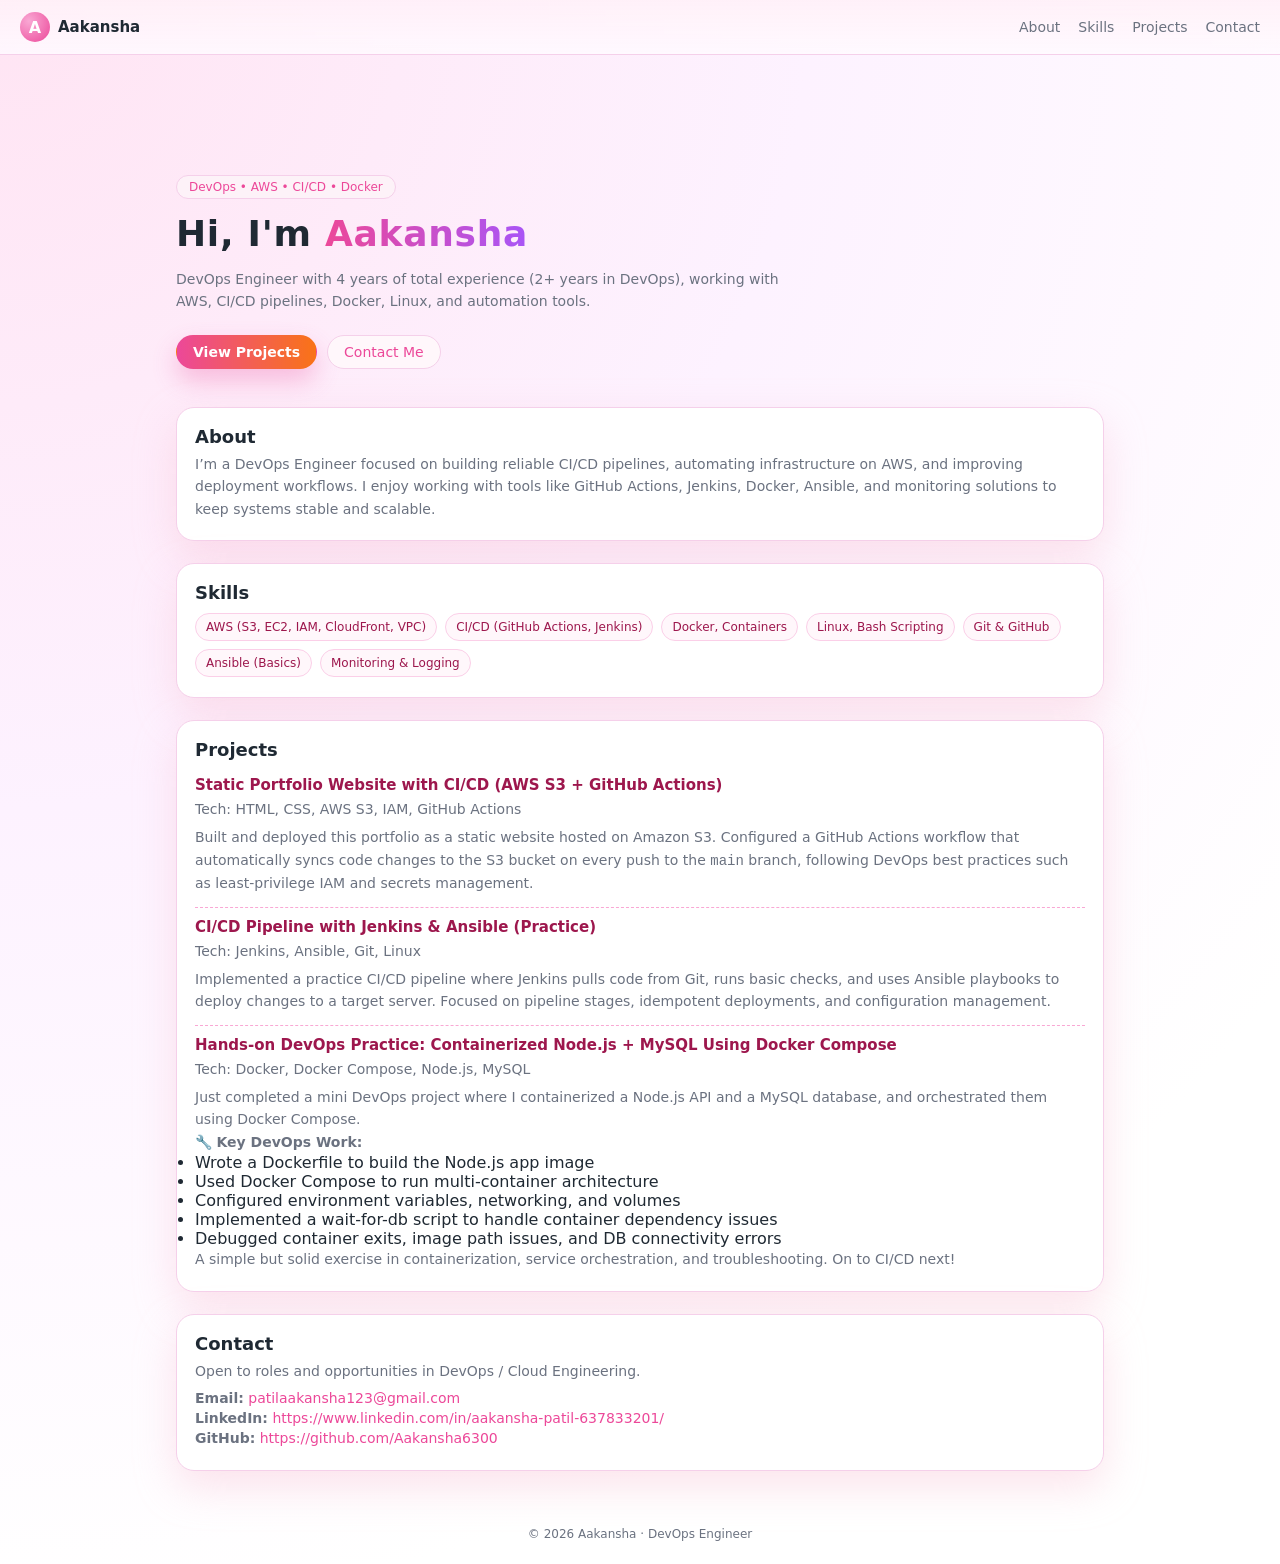
<file: index.html>
<!doctype html>
<html lang="en">
<head>
  <meta charset="utf-8" />
  <meta name="viewport" content="width=device-width, initial-scale=1" />
  <title>Aakansha | DevOps Engineer</title>
  <link rel="stylesheet" href="style.css" />
</head>
<body>
  <header class="nav">
    <div class="nav-left">
      <span class="logo">A</span>
      <span class="nav-name">Aakansha</span>
    </div>
    <nav class="nav-links">
      <a href="#about">About</a>
      <a href="#skills">Skills</a>
      <a href="#projects">Projects</a>
      <a href="#contact">Contact</a>
    </nav>
  </header>

  <main>
    <!-- HERO -->
    <section class="hero">
      <div class="hero-text">
        <p class="hero-tag">DevOps • AWS • CI/CD • Docker</p>
        <h1>Hi, I'm <span class="accent">Aakansha</span></h1>
        <p class="hero-subtitle">
          DevOps Engineer with 4 years of total experience (2+ years in DevOps),
          working with AWS, CI/CD pipelines, Docker, Linux, and automation tools.
        </p>
        <div class="hero-buttons">
          <a href="#projects" class="btn primary">View Projects</a>
          <a href="#contact" class="btn secondary">Contact Me</a>
        </div>
      </div>
    </section>

    <!-- ABOUT -->
    <section id="about" class="card">
      <h2>About</h2>
      <p>
        I’m a DevOps Engineer focused on building reliable CI/CD pipelines,
        automating infrastructure on AWS, and improving deployment workflows.
        I enjoy working with tools like GitHub Actions, Jenkins, Docker,
        Ansible, and monitoring solutions to keep systems stable and scalable.
      </p>
    </section>

    <!-- SKILLS -->
    <section id="skills" class="card">
      <h2>Skills</h2>
      <div class="chip-group">
        <div class="chip">AWS (S3, EC2, IAM, CloudFront, VPC)</div>
        <div class="chip">CI/CD (GitHub Actions, Jenkins)</div>
        <div class="chip">Docker, Containers</div>
        <div class="chip">Linux, Bash Scripting</div>
        <div class="chip">Git & GitHub</div>
        <div class="chip">Ansible (Basics)</div>
        <div class="chip">Monitoring & Logging</div>
      </div>
    </section>

    <!-- PROJECTS -->
    <section id="projects" class="card">
      <h2>Projects</h2>

      <article class="project">
        <h3>Static Portfolio Website with CI/CD (AWS S3 + GitHub Actions)</h3>
        <p class="project-meta">Tech: HTML, CSS, AWS S3, IAM, GitHub Actions</p>
        <p>
          Built and deployed this portfolio as a static website hosted on Amazon S3.
          Configured a GitHub Actions workflow that automatically syncs code changes
          to the S3 bucket on every push to the <code>main</code> branch, following
          DevOps best practices such as least-privilege IAM and secrets management.
        </p>
      </article>

      <article class="project">
        <h3>CI/CD Pipeline with Jenkins & Ansible (Practice)</h3>
        <p class="project-meta">Tech: Jenkins, Ansible, Git, Linux</p>
        <p>
          Implemented a practice CI/CD pipeline where Jenkins pulls code from Git,
          runs basic checks, and uses Ansible playbooks to deploy changes to a
          target server. Focused on pipeline stages, idempotent deployments,
          and configuration management.
        </p>
      </article>

      <article class="project">
        <h3>Hands-on DevOps Practice: Containerized Node.js + MySQL Using Docker Compose</h3>
        <p class="project-meta">Tech: Docker, Docker Compose, Node.js, MySQL</p>
        <p>
          Just completed a mini DevOps project where I containerized a Node.js API and a MySQL database, and orchestrated them using Docker Compose.
        </p>
        <p>
          🔧 <strong>Key DevOps Work:</strong>
        </p>
        <ul>
          <li>Wrote a Dockerfile to build the Node.js app image</li>
          <li>Used Docker Compose to run multi-container architecture</li>
          <li>Configured environment variables, networking, and volumes</li>
          <li>Implemented a wait-for-db script to handle container dependency issues</li>
          <li>Debugged container exits, image path issues, and DB connectivity errors</li>
        </ul>
        <p>
          A simple but solid exercise in containerization, service orchestration, and troubleshooting. On to CI/CD next!
        </p>
      </article>

    </section>

    <!-- CONTACT -->
    <section id="contact" class="card">
      <h2>Contact</h2>
      <p>
        Open to roles and opportunities in DevOps / Cloud Engineering.
      </p>
      <ul class="contact-list">
        <li><strong>Email:</strong> <a href="mailto:your.email@example.com">patilaakansha123@gmail.com</a></li>
        <li><strong>LinkedIn:</strong> <a href="https://www.linkedin.com/in/your-profile" target="_blank" rel="noreferrer">https://www.linkedin.com/in/aakansha-patil-637833201/</a></li>
	<li><strong>GitHub:</strong> <a href="https://github.com/your-github" target="_blank" rel="noreferrer">https://github.com/Aakansha6300</a></li>
      </ul>
    </section>
  </main>

  <footer class="footer">
    <p>© <span id="year"></span> Aakansha · DevOps Engineer</p>
  </footer>

  <script>
    // Simple JS just to keep the year updated
    document.getElementById('year').textContent = new Date().getFullYear();
  </script>
</body>
</html>
</file>
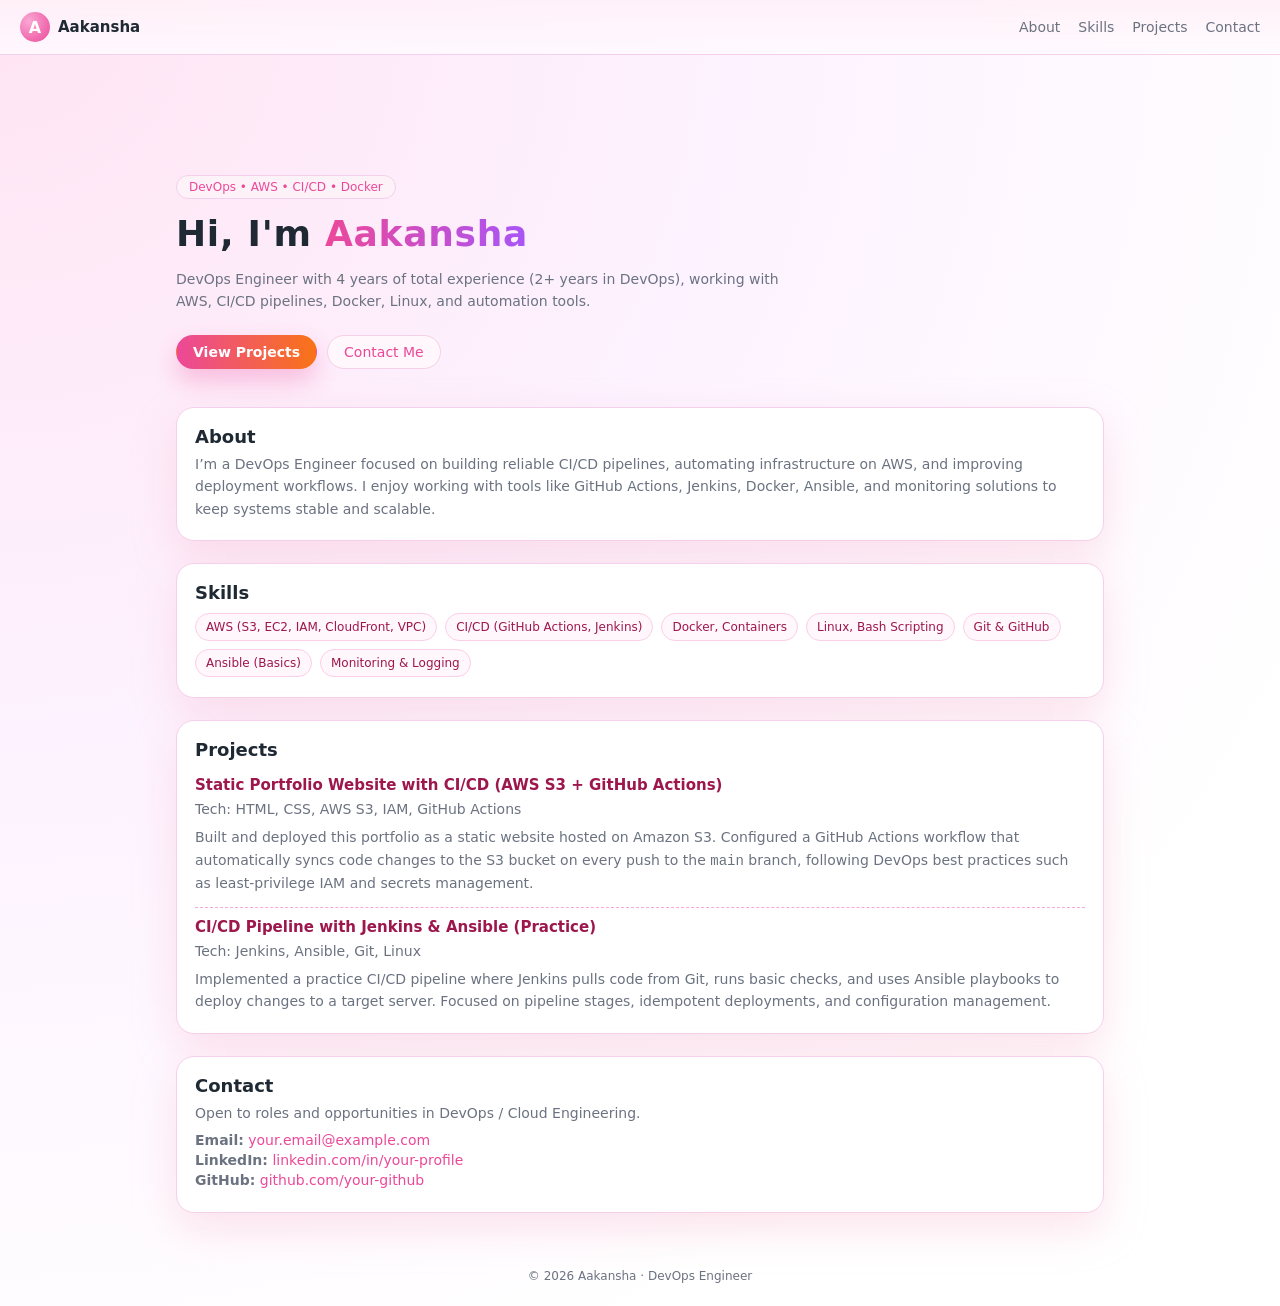
<file: indexx.html>
<!doctype html>
<html lang="en">
<head>
  <meta charset="utf-8" />
  <meta name="viewport" content="width=device-width, initial-scale=1" />
  <title>Aakansha | DevOps Engineer</title>
  <link rel="stylesheet" href="style.css" />
</head>
<body>
  <header class="nav">
    <div class="nav-left">
      <span class="logo">A</span>
      <span class="nav-name">Aakansha</span>
    </div>
    <nav class="nav-links">
      <a href="#about">About</a>
      <a href="#skills">Skills</a>
      <a href="#projects">Projects</a>
      <a href="#contact">Contact</a>
    </nav>
  </header>

  <main>
    <!-- HERO -->
    <section class="hero">
      <div class="hero-text">
        <p class="hero-tag">DevOps • AWS • CI/CD • Docker</p>
        <h1>Hi, I'm <span class="accent">Aakansha</span></h1>
        <p class="hero-subtitle">
          DevOps Engineer with 4 years of total experience (2+ years in DevOps),
          working with AWS, CI/CD pipelines, Docker, Linux, and automation tools.
        </p>
        <div class="hero-buttons">
          <a href="#projects" class="btn primary">View Projects</a>
          <a href="#contact" class="btn secondary">Contact Me</a>
        </div>
      </div>
    </section>

    <!-- ABOUT -->
    <section id="about" class="card">
      <h2>About</h2>
      <p>
        I’m a DevOps Engineer focused on building reliable CI/CD pipelines,
        automating infrastructure on AWS, and improving deployment workflows.
        I enjoy working with tools like GitHub Actions, Jenkins, Docker,
        Ansible, and monitoring solutions to keep systems stable and scalable.
      </p>
    </section>

    <!-- SKILLS -->
    <section id="skills" class="card">
      <h2>Skills</h2>
      <div class="chip-group">
        <div class="chip">AWS (S3, EC2, IAM, CloudFront, VPC)</div>
        <div class="chip">CI/CD (GitHub Actions, Jenkins)</div>
        <div class="chip">Docker, Containers</div>
        <div class="chip">Linux, Bash Scripting</div>
        <div class="chip">Git & GitHub</div>
        <div class="chip">Ansible (Basics)</div>
        <div class="chip">Monitoring & Logging</div>
      </div>
    </section>

    <!-- PROJECTS -->
    <section id="projects" class="card">
      <h2>Projects</h2>

      <article class="project">
        <h3>Static Portfolio Website with CI/CD (AWS S3 + GitHub Actions)</h3>
        <p class="project-meta">Tech: HTML, CSS, AWS S3, IAM, GitHub Actions</p>
        <p>
          Built and deployed this portfolio as a static website hosted on Amazon S3.
          Configured a GitHub Actions workflow that automatically syncs code changes
          to the S3 bucket on every push to the <code>main</code> branch, following
          DevOps best practices such as least-privilege IAM and secrets management.
        </p>
      </article>

      <article class="project">
        <h3>CI/CD Pipeline with Jenkins & Ansible (Practice)</h3>
        <p class="project-meta">Tech: Jenkins, Ansible, Git, Linux</p>
        <p>
          Implemented a practice CI/CD pipeline where Jenkins pulls code from Git,
          runs basic checks, and uses Ansible playbooks to deploy changes to a
          target server. Focused on pipeline stages, idempotent deployments,
          and configuration management.
        </p>
      </article>

      <!-- You can add more project blocks later -->
    </section>

    <!-- CONTACT -->
    <section id="contact" class="card">
      <h2>Contact</h2>
      <p>
        Open to roles and opportunities in DevOps / Cloud Engineering.
      </p>
      <ul class="contact-list">
        <li><strong>Email:</strong> <a href="mailto:your.email@example.com">your.email@example.com</a></li>
        <li><strong>LinkedIn:</strong> <a href="https://www.linkedin.com/in/your-profile" target="_blank" rel="noreferrer">linkedin.com/in/your-profile</a></li>
        <li><strong>GitHub:</strong> <a href="https://github.com/your-github" target="_blank" rel="noreferrer">github.com/your-github</a></li>
      </ul>
    </section>
  </main>

  <footer class="footer">
    <p>© <span id="year"></span> Aakansha · DevOps Engineer</p>
  </footer>

  <script>
    // Simple JS just to keep the year updated
    document.getElementById('year').textContent = new Date().getFullYear();
  </script>
</body>
</html>
</file>
<file: style.css>
/* ===== Base ===== */
* {
  box-sizing: border-box;
  margin: 0;
  padding: 0;
}

:root {
  --bg: #fff1f7;
  --bg-card: #ffffff;
  --accent: #ec4899;          /* pink */
  --accent-soft: #fdf2f8;
  --accent-secondary: #a855f7; /* purple */
  --text-main: #1f2933;
  --text-muted: #6b7280;
  --border-subtle: #f5d0ea;
}

body {
  font-family: system-ui, -apple-system, BlinkMacSystemFont, "Segoe UI", sans-serif;
  background: radial-gradient(circle at top left, #ffe4f3 0, #fdf2ff 40%, #fff 80%);
  color: var(--text-main);
  min-height: 100vh;
}

/* ===== Layout ===== */
main {
  max-width: 960px;
  margin: 80px auto 40px auto;
  padding: 0 16px;
}

/* ===== Nav ===== */
.nav {
  position: sticky;
  top: 0;
  z-index: 20;
  display: flex;
  justify-content: space-between;
  align-items: center;
  padding: 12px 20px;
  backdrop-filter: blur(14px);
  background: linear-gradient(
    to bottom,
    rgba(255, 240, 248, 0.9),
    rgba(255, 250, 255, 0.85)
  );
  border-bottom: 1px solid var(--border-subtle);
}

.nav-left {
  display: flex;
  align-items: center;
  gap: 8px;
}

.logo {
  width: 30px;
  height: 30px;
  border-radius: 999px;
  background: radial-gradient(circle at 30% 30%, #f9a8d4, #ec4899);
  display: inline-flex;
  align-items: center;
  justify-content: center;
  font-weight: 700;
  color: #ffffff;
  font-size: 16px;
}

.nav-name {
  font-weight: 600;
  font-size: 15px;
}

.nav-links {
  display: flex;
  gap: 18px;
}

.nav-links a {
  color: var(--text-muted);
  font-size: 14px;
  text-decoration: none;
  transition: color 0.15s ease, transform 0.15s ease;
}

.nav-links a:hover {
  color: var(--accent);
  transform: translateY(-1px);
}

/* ===== Hero ===== */
.hero {
  padding: 40px 0 16px 0;
}

.hero-text {
  display: flex;
  flex-direction: column;
  gap: 14px;
}

.hero-tag {
  display: inline-flex;
  align-items: center;
  padding: 4px 12px;
  border-radius: 999px;
  font-size: 12px;
  color: var(--accent);
  background: #fdf2f8;
  border: 1px solid var(--border-subtle);
  width: fit-content;
}

.hero h1 {
  font-size: clamp(28px, 5vw, 36px);
  letter-spacing: 0.02em;
}

.accent {
  background: linear-gradient(to right, #ec4899, #a855f7);
  -webkit-background-clip: text;
  color: transparent;
}

.hero-subtitle {
  max-width: 640px;
  font-size: 14px;
  color: var(--text-muted);
  line-height: 1.6;
}

.hero-buttons {
  display: flex;
  gap: 10px;
  margin-top: 8px;
}

/* ===== Buttons ===== */
.btn {
  display: inline-flex;
  align-items: center;
  justify-content: center;
  padding: 8px 16px;
  border-radius: 999px;
  font-size: 14px;
  text-decoration: none;
  border: 1px solid transparent;
  cursor: pointer;
  transition: background 0.15s ease, transform 0.15s ease,
    box-shadow 0.15s ease, border-color 0.15s ease;
}

.btn.primary {
  background: linear-gradient(to right, #ec4899, #f97316);
  color: #ffffff;
  font-weight: 600;
  box-shadow: 0 12px 24px rgba(236, 72, 153, 0.3);
}

.btn.primary:hover {
  transform: translateY(-1px);
  box-shadow: 0 16px 32px rgba(236, 72, 153, 0.4);
}

.btn.secondary {
  border-color: var(--border-subtle);
  color: var(--accent);
  background: #fff7fb;
}

.btn.secondary:hover {
  border-color: var(--accent);
  background: #fdf2f8;
}

/* ===== Cards ===== */
.card {
  margin-top: 22px;
  padding: 18px 18px 20px 18px;
  border-radius: 18px;
  background: #ffffff;
  border: 1px solid var(--border-subtle);
  box-shadow: 0 16px 40px rgba(248, 187, 208, 0.4);
}

.card h2 {
  font-size: 18px;
  margin-bottom: 6px;
}

.card p {
  font-size: 14px;
  color: var(--text-muted);
  line-height: 1.6;
}

/* ===== Skills ===== */
.chip-group {
  display: flex;
  flex-wrap: wrap;
  gap: 8px;
  margin-top: 10px;
}

.chip {
  font-size: 12px;
  padding: 6px 10px;
  border-radius: 999px;
  border: 1px solid #fbcfe8;
  background: #fff7fb;
  color: #9d174d;
}

/* ===== Projects ===== */
.project {
  margin-top: 12px;
  padding-top: 10px;
  border-top: 1px dashed #f9a8d4;
}

.project:first-of-type {
  border-top: none;
  padding-top: 4px;
}

.project h3 {
  font-size: 15px;
  margin-bottom: 4px;
  color: #9d174d;
}

.project-meta {
  font-size: 12px;
  color: var(--accent-secondary);
  margin-bottom: 6px;
}

.project p {
  font-size: 14px;
}

/* ===== Contact ===== */
.contact-list {
  list-style: none;
  margin-top: 8px;
}

.contact-list li {
  font-size: 14px;
  color: var(--text-muted);
  margin-bottom: 4px;
}

.contact-list a {
  color: var(--accent);
  text-decoration: none;
}

.contact-list a:hover {
  text-decoration: underline;
}

/* ===== Footer ===== */
.footer {
  text-align: center;
  padding: 16px 0 24px 0;
  font-size: 12px;
  color: var(--text-muted);
}

/* ===== Responsive ===== */
@media (max-width: 640px) {
  .nav {
    padding-inline: 14px;
  }

  .nav-links {
    gap: 10px;
  }

  main {
    margin-top: 70px;
  }

  .card {
    padding-inline: 14px;
  }

  .hero-buttons {
    flex-direction: column;
    align-items: flex-start;
  }
}
</file>
